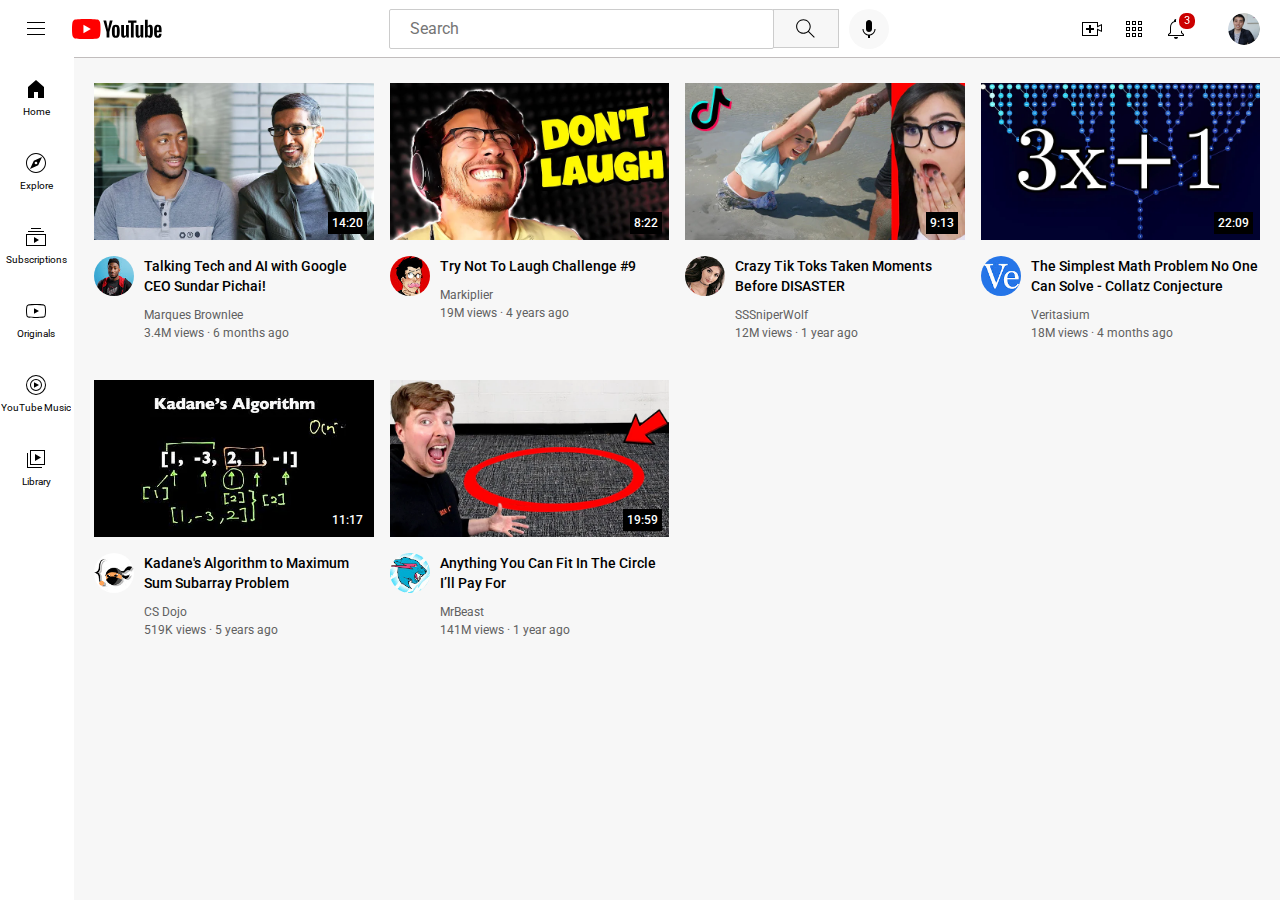
<file: index.html>
<!DOCTYPE html> 
<html >
  <head>
    <link rel="preconnect" href="https://fonts.googleapis.com">
    <link rel="preconnect" href="https://fonts.gstatic.com" crossorigin>
    <link href="https://fonts.googleapis.com/css2?family=Roboto:wght@400;500;700&display=swap" rel="stylesheet">
    <title>Youtube.com Clone</title>
    <link rel="stylesheet" href="styles/general.css">
    <link rel="stylesheet" href="styles/header.css">
    <link rel="stylesheet" href="styles/video.css">
    <link rel="stylesheet" href="styles/sidebar.css">
  </head>
  <body class="body">
    <header class="header">
      <div class="left-section">
        <img class="hamburger-menu" src="icons/hamburger-menu.svg">
        <img class="youtube-logo" src="icons/youtube-logo.svg">
      </div>
      <div class="middle-section">
        <input class="search" type="text" placeholder="Search">
        <button class="search-button">
          <img  class="search-icon" src="icons/search.svg">
          <div class="tooltip">Search</div>
        </button>
        <button class="voice-search-button">
          <img class="voice-search-button-icon" src="icons/voice-search-icon.svg">
          <div class="tooltip">Search with your voice</div>
        </button>
      </div>
      <div class="end-section">
        <div>
          <img class="upload-icon" src="icons/upload.svg">
          <div class="tooltip">Create</div>
        </div>
        <div>
          <img class="youtube-apps-icon" src="icons/youtube-apps.svg">
          <div class="tooltip">YouTube apps</div>
        </div>      
        <div class="notification">
          <img class="notifications-icon" src="icons/notifications.svg">
          <div class="notification-no">3</div>
          <div class="tooltip">Notification</div>
        </div>
        <div>
          <img class="current-user-icon" src="channel-pic/my-channel.jpeg">
        </div>
        
      </div>
    </header>
    
    <nav class="sidebar">
      
      <div class="sidebar-box">
        <img class="sidebar-icons" src="icons/home.svg">
        <div>Home</div>
      </div>
      
      <div class="sidebar-box">
        <img class="sidebar-icons" src="icons/explore.svg">
        <div>Explore</div>  
      </div>
      <div class="sidebar-box">
        <img class="sidebar-icons" src="icons/subscriptions.svg">
        <div>Subscriptions</div>
      </div>
      <div class="sidebar-box">
        <img class="sidebar-icons" src="icons/originals.svg">
        <div>Originals</div>
      </div>
      <div class="sidebar-box">
        <img class="sidebar-icons" src="icons/youtube-music.svg">
        <div>YouTube Music</div>
      </div>
      <div class="sidebar-box">
        <img class="sidebar-icons" src="icons/library.svg">
        <div>Library</div>
      </div>
      
    </nav>
    <main>
      <div class="video-grid">
        <div class="video-preview">
          <div class="thumbnail-row">
            <img class="thumbnail" src="thumbnails/marques.webp">
            <div class="channel-timestamp">14:20</div>
          </div>
          
          <div class="video-info-grid">
            
            <div class="channel-picture">
              <img src="channel-pic/channel-1.jpeg" class="channel-pic">
              
            </div>
            
            <div class="video-info">
              <p class="video-title">
                Talking Tech and AI with Google CEO Sundar Pichai!
              </p>
              <p class="video-author">
                Marques Brownlee
              </p>
              <p class="video-stats">
                3.4M views &#183 6 months ago
              </p>
            </div>
            
          </div>
        </div>
        <div class="video-preview">
          <div class="thumbnail-row">
            <img class="thumbnail" src="thumbnails/thumbnail-2.webp">
            <div class="channel-timestamp">8:22</div>
          </div>
          
          <div class="video-info-grid">
            
            <div class="channel-picture">
              <img src="channel-pic/channel-2.jpeg" class="channel-pic">
            </div>
            
            <div class="video-info">
              <p class="video-title">
                Try Not To Laugh Challenge #9
              </p>
              <p class="video-author">
                Markiplier
              </p>
              <p class="video-stats">
                19M views &#183 4 years ago
              </p>
            </div>
            
          </div>
        </div>
        <div class="video-preview">
          <div class="thumbnail-row">
            <img class="thumbnail" src="thumbnails/thumbnail-3.webp">
            <div class="channel-timestamp">9:13</div>
          </div>
          
          <div class="video-info-grid">
            
            <div class="channel-picture">
              <img src="channel-pic/channel-3.jpeg" class="channel-pic">
            </div>
            
            <div class="video-info">
              <p class="video-title">
                  Crazy Tik Toks Taken Moments Before DISASTER
              </p>
              <p class="video-author">
                SSSniperWolf
              </p>
              <p class="video-stats">
                12M views &#183 1 year ago
              </p>
            </div>
            
          </div>
        </div>
        <div class="video-preview">
          <div class="thumbnail-row">
            <img class="thumbnail" src="thumbnails/thumbnail-4.webp">
            <div class="channel-timestamp">22:09</div>
          </div>
          
          <div class="video-info-grid">
            
            <div class="channel-picture">
              <img src="channel-pic/channel-4.jpeg" class="channel-pic">
            </div>
            
            <div class="video-info">
              <p class="video-title">
                The Simplest Math Problem No One Can Solve - Collatz Conjecture
              </p>
              <p class="video-author">
                Veritasium
              </p>
              <p class="video-stats">
                18M views &#183 4 months ago
              </p>
            </div>
            
          </div>
        </div>
        <div class="video-preview">
          <div class="thumbnail-row">
            <img class="thumbnail" src="thumbnails/thumbnail-5.webp">
            <div class="channel-timestamp">11:17</div>
          </div>
          
          <div class="video-info-grid">
            
            <div class="channel-picture">
              <img src="channel-pic/channel-5.jpeg" class="channel-pic">
            </div>
            
            <div class="video-info">
              <p class="video-title">
                Kadane's Algorithm to Maximum Sum Subarray Problem
              </p>
              <p class="video-author">
                CS Dojo
              </p>
              <p class="video-stats">
                519K views &#183 5 years ago
              </p>
            </div>
            
          </div>
        </div>
        <div class="video-preview">
          <div class="thumbnail-row">
            <img class="thumbnail" src="thumbnails/thumbnail-6.webp">
            <div class="channel-timestamp">19:59</div>
          </div>
          
          <div class="video-info-grid">
            
            <div class="channel-picture">
              <img src="channel-pic/channel-6.jpeg" class="channel-pic">
            </div>
            
            <div class="video-info">
              <p class="video-title">
                Anything You Can Fit In The Circle I’ll Pay For
              </p>
              <p class="video-author">
                MrBeast
              </p>
              <p class="video-stats">
                141M views &#183 1 year ago
              </p>
            </div>
            
          </div>
        </div>
      </div>
    </main>

    
  </body>
  
</html>
</file>
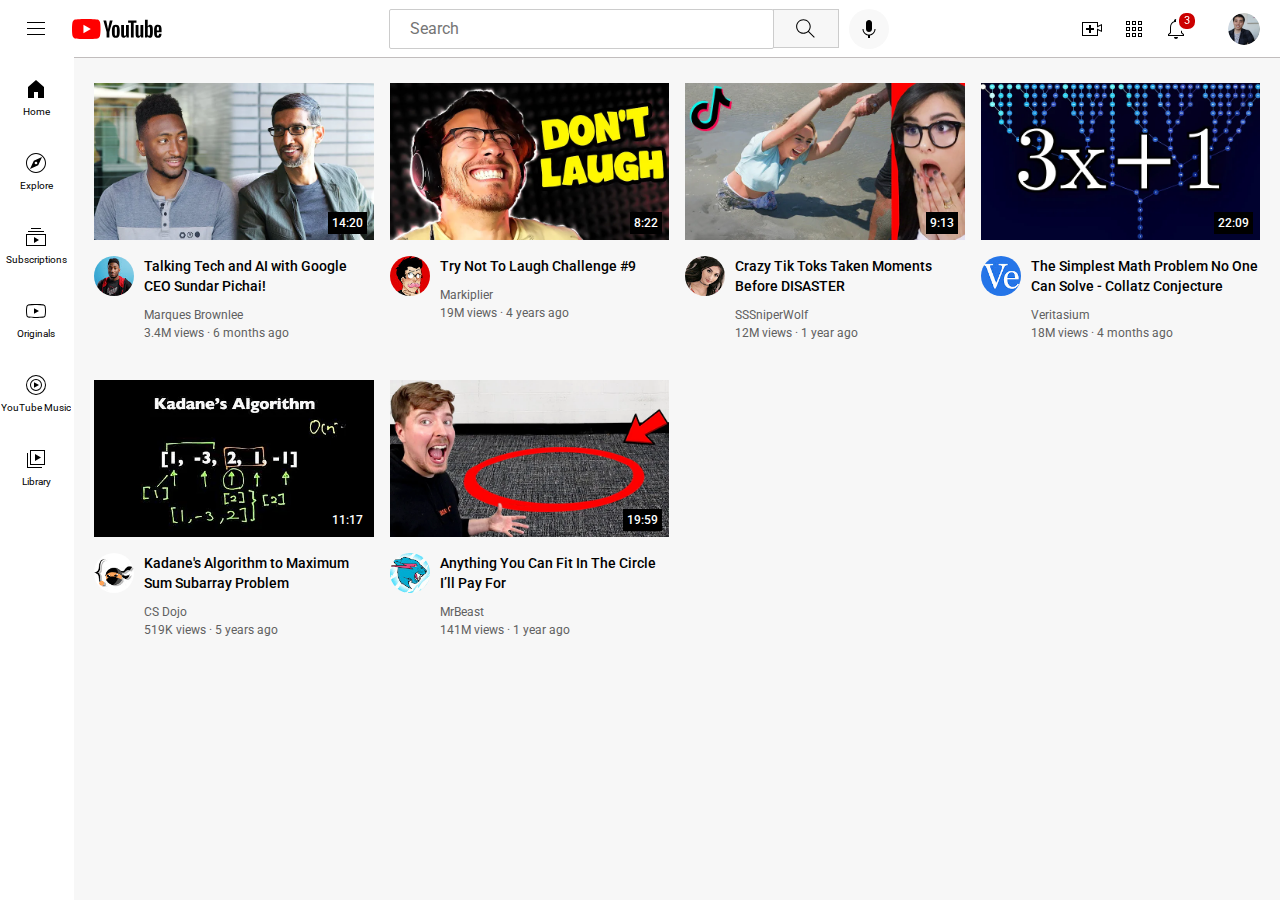
<file: youtube.html>
<!DOCTYPE html> 
<html >
  <head>
    <link rel="preconnect" href="https://fonts.googleapis.com">
    <link rel="preconnect" href="https://fonts.gstatic.com" crossorigin>
    <link href="https://fonts.googleapis.com/css2?family=Roboto:wght@400;500;700&display=swap" rel="stylesheet">
    <title>Youtube.com Clone</title>
    <link rel="stylesheet" href="styles/general.css">
    <link rel="stylesheet" href="styles/header.css">
    <link rel="stylesheet" href="styles/video.css">
    <link rel="stylesheet" href="styles/sidebar.css">
  </head>
  <body class="body">
    <header class="header">
      <div class="left-section">
        <img class="hamburger-menu" src="icons/hamburger-menu.svg">
        <img class="youtube-logo" src="icons/youtube-logo.svg">
      </div>
      <div class="middle-section">
        <input class="search" type="text" placeholder="Search">
        <button class="search-button">
          <img  class="search-icon" src="icons/search.svg">
          <div class="tooltip">Search</div>
        </button>
        <button class="voice-search-button">
          <img class="voice-search-button-icon" src="icons/voice-search-icon.svg">
          <div class="tooltip">Search with your voice</div>
        </button>
      </div>
      <div class="end-section">
        <div>
          <img class="upload-icon" src="icons/upload.svg">
          <div class="tooltip">Create</div>
        </div>
        <div>
          <img class="youtube-apps-icon" src="icons/youtube-apps.svg">
          <div class="tooltip">YouTube apps</div>
        </div>      
        <div class="notification">
          <img class="notifications-icon" src="icons/notifications.svg">
          <div class="notification-no">3</div>
          <div class="tooltip">Notification</div>
        </div>
        <div>
          <img class="current-user-icon" src="channel-pic/my-channel.jpeg">
        </div>
        
      </div>
    </header>
    
    <nav class="sidebar">
      
      <div class="sidebar-box">
        <img class="sidebar-icons" src="icons/home.svg">
        <div>Home</div>
      </div>
      
      <div class="sidebar-box">
        <img class="sidebar-icons" src="icons/explore.svg">
        <div>Explore</div>  
      </div>
      <div class="sidebar-box">
        <img class="sidebar-icons" src="icons/subscriptions.svg">
        <div>Subscriptions</div>
      </div>
      <div class="sidebar-box">
        <img class="sidebar-icons" src="icons/originals.svg">
        <div>Originals</div>
      </div>
      <div class="sidebar-box">
        <img class="sidebar-icons" src="icons/youtube-music.svg">
        <div>YouTube Music</div>
      </div>
      <div class="sidebar-box">
        <img class="sidebar-icons" src="icons/library.svg">
        <div>Library</div>
      </div>
      
    </nav>
    <main>
      <div class="video-grid">
        <div class="video-preview">
          <div class="thumbnail-row">
            <img class="thumbnail" src="thumbnails/marques.webp">
            <div class="channel-timestamp">14:20</div>
          </div>
          
          <div class="video-info-grid">
            
            <div class="channel-picture">
              <img src="channel-pic/channel-1.jpeg" class="channel-pic">
              
            </div>
            
            <div class="video-info">
              <p class="video-title">
                Talking Tech and AI with Google CEO Sundar Pichai!
              </p>
              <p class="video-author">
                Marques Brownlee
              </p>
              <p class="video-stats">
                3.4M views &#183 6 months ago
              </p>
            </div>
            
          </div>
        </div>
        <div class="video-preview">
          <div class="thumbnail-row">
            <img class="thumbnail" src="thumbnails/thumbnail-2.webp">
            <div class="channel-timestamp">8:22</div>
          </div>
          
          <div class="video-info-grid">
            
            <div class="channel-picture">
              <img src="channel-pic/channel-2.jpeg" class="channel-pic">
            </div>
            
            <div class="video-info">
              <p class="video-title">
                Try Not To Laugh Challenge #9
              </p>
              <p class="video-author">
                Markiplier
              </p>
              <p class="video-stats">
                19M views &#183 4 years ago
              </p>
            </div>
            
          </div>
        </div>
        <div class="video-preview">
          <div class="thumbnail-row">
            <img class="thumbnail" src="thumbnails/thumbnail-3.webp">
            <div class="channel-timestamp">9:13</div>
          </div>
          
          <div class="video-info-grid">
            
            <div class="channel-picture">
              <img src="channel-pic/channel-3.jpeg" class="channel-pic">
            </div>
            
            <div class="video-info">
              <p class="video-title">
                  Crazy Tik Toks Taken Moments Before DISASTER
              </p>
              <p class="video-author">
                SSSniperWolf
              </p>
              <p class="video-stats">
                12M views &#183 1 year ago
              </p>
            </div>
            
          </div>
        </div>
        <div class="video-preview">
          <div class="thumbnail-row">
            <img class="thumbnail" src="thumbnails/thumbnail-4.webp">
            <div class="channel-timestamp">22:09</div>
          </div>
          
          <div class="video-info-grid">
            
            <div class="channel-picture">
              <img src="channel-pic/channel-4.jpeg" class="channel-pic">
            </div>
            
            <div class="video-info">
              <p class="video-title">
                The Simplest Math Problem No One Can Solve - Collatz Conjecture
              </p>
              <p class="video-author">
                Veritasium
              </p>
              <p class="video-stats">
                18M views &#183 4 months ago
              </p>
            </div>
            
          </div>
        </div>
        <div class="video-preview">
          <div class="thumbnail-row">
            <img class="thumbnail" src="thumbnails/thumbnail-5.webp">
            <div class="channel-timestamp">11:17</div>
          </div>
          
          <div class="video-info-grid">
            
            <div class="channel-picture">
              <img src="channel-pic/channel-5.jpeg" class="channel-pic">
            </div>
            
            <div class="video-info">
              <p class="video-title">
                Kadane's Algorithm to Maximum Sum Subarray Problem
              </p>
              <p class="video-author">
                CS Dojo
              </p>
              <p class="video-stats">
                519K views &#183 5 years ago
              </p>
            </div>
            
          </div>
        </div>
        <div class="video-preview">
          <div class="thumbnail-row">
            <img class="thumbnail" src="thumbnails/thumbnail-6.webp">
            <div class="channel-timestamp">19:59</div>
          </div>
          
          <div class="video-info-grid">
            
            <div class="channel-picture">
              <img src="channel-pic/channel-6.jpeg" class="channel-pic">
            </div>
            
            <div class="video-info">
              <p class="video-title">
                Anything You Can Fit In The Circle I’ll Pay For
              </p>
              <p class="video-author">
                MrBeast
              </p>
              <p class="video-stats">
                141M views &#183 1 year ago
              </p>
            </div>
            
          </div>
        </div>
      </div>
    </main>

    
  </body>
  
</html>
</file>
<file: styles/general.css>
p{
  font-family: Roboto, Arial;
  margin-top: 0;
  margin-bottom: 0;
}
body {
  margin-bottom: 0;
  margin-left: 0;
  margin-right: 0;
  padding-top: 55px;
  padding-left: 74px;
  background-color: rgb(247, 247, 247);
}
</file>
<file: styles/header.css>
.header{
  height: 57px;
  display: flex;
  flex-direction: row;
  justify-content: space-between;
  position: fixed;
  top: 0;
  left: 0;
  right: 0;
  background-color: white;
  border-bottom-width: 1px;
  border-bottom-style: solid;
  border-bottom-color: rgb(193, 189, 189);
  z-index: 1;
}
.left-section{

  display: flex;
  align-items: center;
}
.hamburger-menu{
  height: 24px;
  margin-left: 24px;
  margin-right: 24px;
}
.youtube-logo{
  height: 20px;
}
.middle-section{
  
  flex: 1;
  margin-left: 70px;
  margin-right: 35px;
  max-width: 500px;
  display: flex;
  align-items: center;
}
.search{
  flex: 1;
  height: 36px;
  border-radius: 2px;
  padding-left: 10px;
  font-size: 16px;
  border-width: 1px;
  border-style: solid;
  border-color: rgb(204, 204, 204);
  box-shadow: inset 1px 2px 3px rgba(0 0 0 0.05);
  width: 0;
}
.search::placeholder{
  font-family: Roboto, Arial;
  font-size: 16px;
  padding-left: 10px;
}
.search-button{
  height: 39px;
  width: 66px;
  background-color:rgb(247, 247, 247);
  border-width: 1px;
  border-style: solid;
  border-color: rgb(204, 204, 204);
  box-shadow: inset 1px 2px 3px rgba(0 0 0 0.05);
  margin-left: -1px;
  margin-right: 10px;
}
.search-icon{ 
  height: 25px;
  
}
.voice-search-button{
  
  height: 40px;
  width: 40px;
  border: none;
  border-radius: 20px;
  background-color: rgb(248, 248, 248);
}
.voice-search-button-icon{
  height: 24px;
}
.end-section{
  margin-right: 20px;
  width: 180px;
  display: flex;
  align-items: center;
  justify-content: space-between;
  flex-shrink: 0;
}
.upload-icon{
  height: 24px;
}
.youtube-apps-icon{
  height: 24px;
}
.notifications-icon{
  height: 24px;
}
.notification{
  position: relative;
}
.notification-no{
  position: absolute;
  top: -8px;
  right: 12px;
  background-color: rgb(204, 0, 0);
  padding-top: 0;
  margin-top: 0;
  display: block;
  font-family: Roboto, Arial;
  font-size: 11px;
  border-radius: 10px;
  color: white;
  z-index: 1;
  font-size: 11px;
  padding-left: 5px;
  padding-right: 5px;
  padding-top: 1px;
  margin-top: 1px;
  padding-bottom: 2px;
  border-width: .5px;
  border-color: white;
  border: solid;
}
.current-user-icon{
  height: 32px;
  border-radius: 16px;
}
.search-button , .voice-search-button , .end-section div{
  position: relative;
  display: flex;
  align-items: center;
  justify-content: center;
}
.search-button .tooltip ,
.voice-search-button .tooltip,
.end-section div .tooltip{
  position: absolute;
  background-color: gray;
  color: white;
  padding-left: 8px;
  padding-right: 8px;
  padding-top: 10px;
  padding-bottom: 10px;
  font-size: 12px;
  font-family: Roboto, Arial;
  bottom: -50px;
  opacity: 0;
  border-radius: 2px;
  transition: opacity .15sec;
  pointer-events: none;
  white-space: nowrap;
}
.search-button:hover .tooltip,
.voice-search-button:hover .tooltip,
.end-section div:hover .tooltip{
  opacity: .95;
}
</file>
<file: styles/video.css>
.thumbnail{
  width: 100%; 
}

.video-grid{
  display: grid;
  grid-template-columns: 1fr 1fr 1fr;
  column-gap: 16px;
  row-gap: 40px; 
  padding-left: 20px;
  padding-right: 20px;
  padding-top: 20px;
  padding-bottom: 20px;
}
@media (max-width: 750px){
  .video-grid{
    grid-template-columns: 1fr 1fr;
  }
}
@media (min-width: 1150px){
  .video-grid{
    grid-template-columns: 1fr 1fr 1fr 1fr;
  }
}

.video-preview{
  width: 100%;
  
  
}
.channel-pic{
  width: 40px;
  border-radius: 50%;
  
  
}
.video-info-grid{
  display: grid;
  grid-template-columns: 50px 1fr;
}
.channel-picture {
  vertical-align: top;
}

.video-title{
  margin-top: 0;
  font-size: 14px;
  font-weight: 500;
  line-height: 20px;
  margin-bottom: 12px;
}

.thumbnail-row{
  margin-bottom: 12px;
  position: relative;
}
.channel-timestamp{
  position: absolute;
  background-color: black;
  z-index: 1;
  color: white;
  right: 7px;
  font-weight: 500;
  font-size: 12px;
  font-family: Roboto, Arial;
  padding-left: 4px;
  padding-right: 4px;
  padding-top: 2px;
  padding-bottom: 2px;
  bottom: 10px;
  
  display: block;
  line-height: 18px;
}

.video-author,
.video-stats
{
  font-size: 12px;
  color: rgb(96, 96, 96);
}
.video-author{
  margin-bottom: 4px;
}
</file>
<file: styles/sidebar.css>
.sidebar{
  
  position: fixed;
  left: 0;
  bottom: 0;
  top: 55px;
  padding-top: 5px;
  background-color: white;
  z-index: 12;
  width: 74px;
}
.sidebar img {
  height: 24px;
  margin-bottom: 5px;
  
}
.sidebar-box{
  display: flex;
  flex-direction: column;
  align-items: center;
  justify-content: center;
  height: 74px;
  width: 72px;
  cursor: pointer;
}
.sidebar-box:hover {
  background-color: rgb(229, 229, 229);
}
.sidebar-button{
  border: none;
  background-color: white;
  font-size: 10px;
  padding-left: 0;
  padding-right: 0;
  
  cursor: pointer;
  
  
}
.sidebar-box div{
  
  font-family: Roboto, Arial;
  font-size: 10px;
}
</file>
